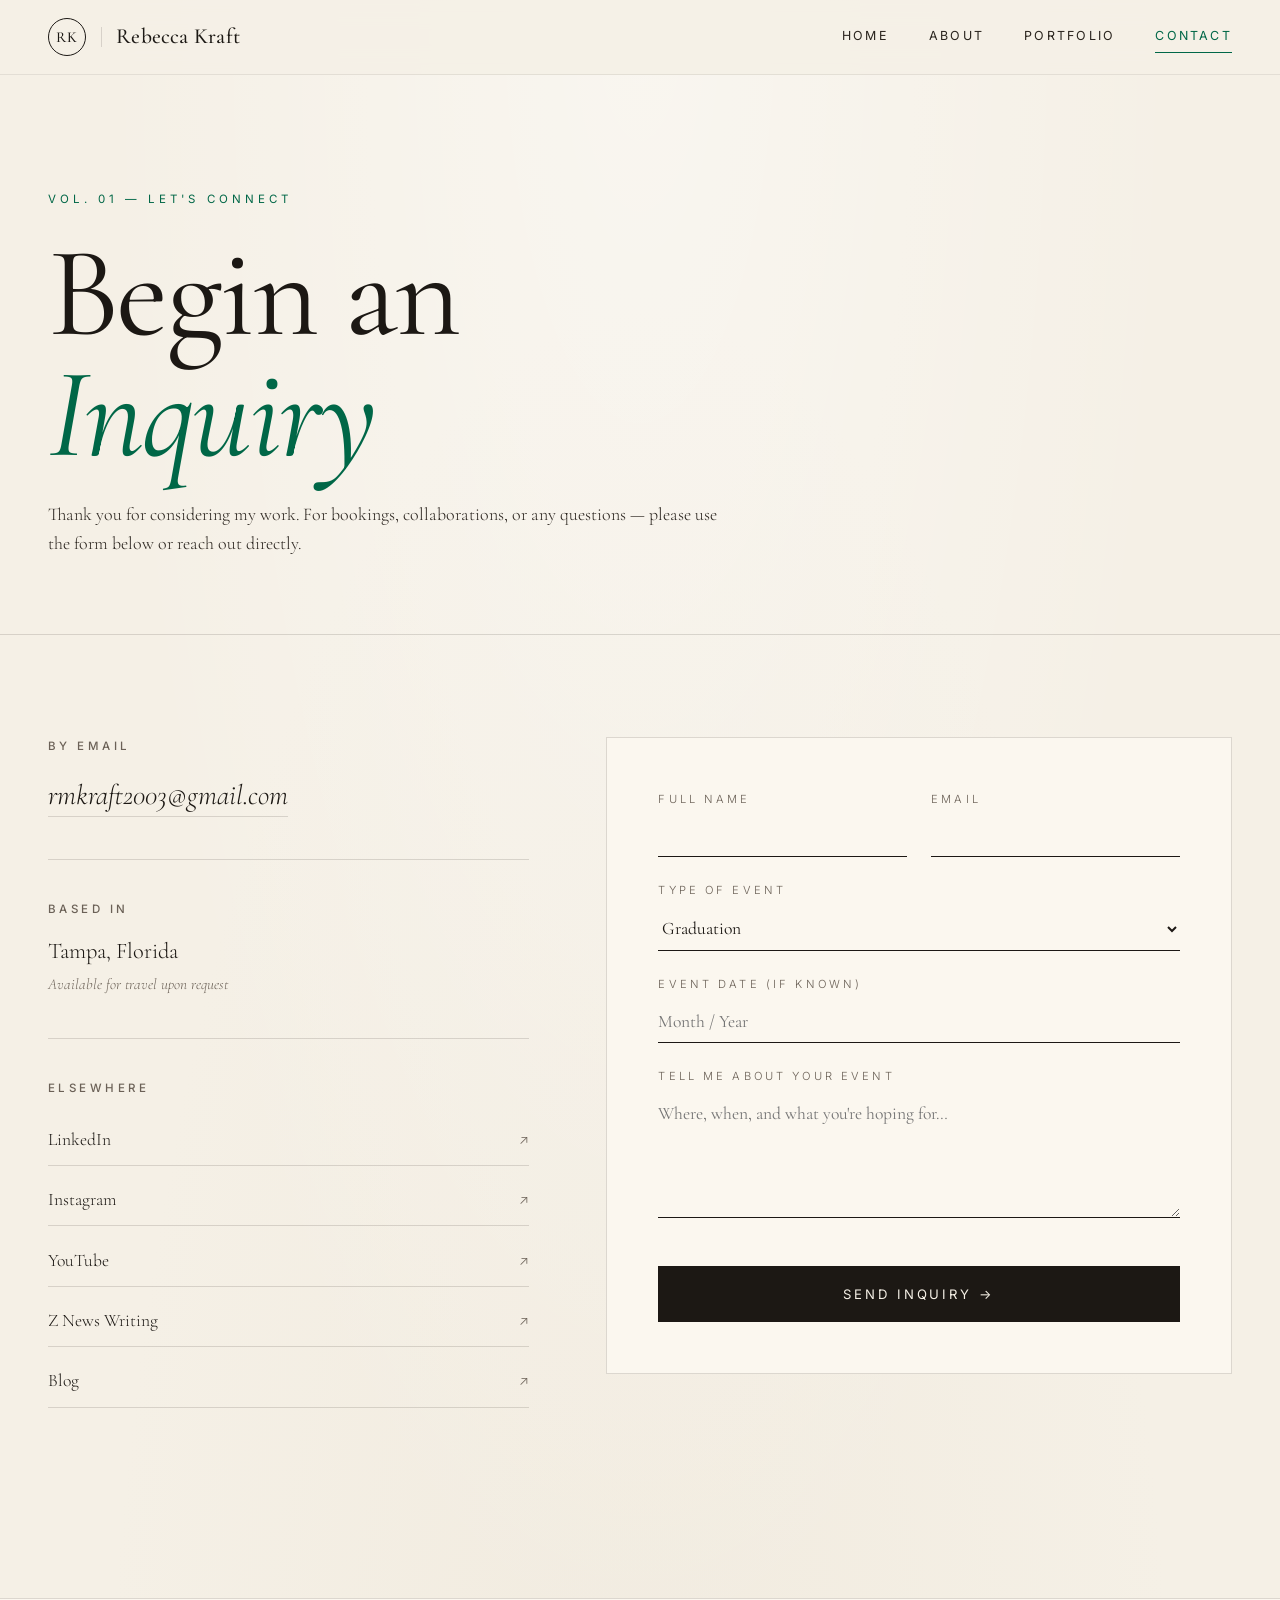
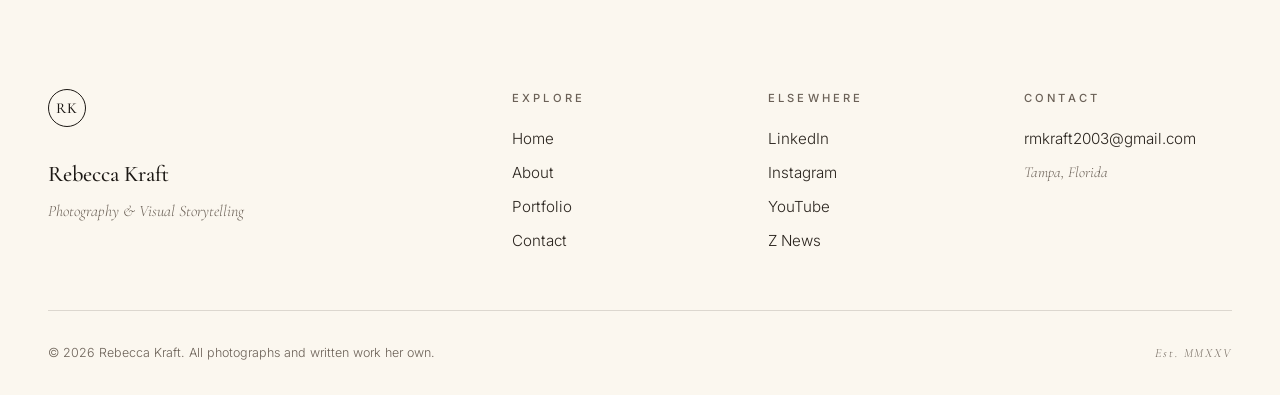
<file: contact.html>
<!DOCTYPE html>
<html lang="en">
<head>
<meta charset="UTF-8" />
<meta name="viewport" content="width=device-width, initial-scale=1.0" />
<title>Contact — Rebecca Kraft</title>
<meta name="description" content="Inquire about graduation, engagement, and event photography with Rebecca Kraft." />
<link rel="preconnect" href="https://fonts.googleapis.com">
<link rel="preconnect" href="https://fonts.gstatic.com" crossorigin>
<link href="https://fonts.googleapis.com/css2?family=Cormorant+Garamond:ital,wght@0,300;0,400;0,500;0,600;1,300;1,400&family=Inter:wght@300;400;500&display=swap" rel="stylesheet">
<link rel="stylesheet" href="styles.css">
</head>
<body class="theme-green">

<header class="nav">
  <div class="nav-inner">
    <a href="index.html" class="nav-logo">
      <span class="logo-mark">RK</span>
      <span class="logo-divider"></span>
      <span class="logo-name">Rebecca Kraft</span>
    </a>
    <nav class="nav-links" aria-label="Primary">
      <a href="index.html">Home</a>
      <a href="about.html">About</a>
      <a href="portfolio.html">Portfolio</a>
      <a href="contact.html" class="active">Contact</a>
    </nav>
    <button class="nav-toggle" aria-label="Menu" aria-expanded="false">
      <span></span><span></span><span></span>
    </button>
  </div>
</header>

<!-- CONTACT HERO -->
<section class="page-hero">
  <div class="container">
    <p class="eyebrow">Vol. 01 — Let's Connect</p>
    <h1 class="page-title">Begin an<br><em>Inquiry</em></h1>
    <p class="page-lede">
      Thank you for considering my work. For bookings, collaborations,
      or any questions — please use the form below or reach out directly.
    </p>
  </div>
</section>

<!-- CONTACT BODY -->
<section class="contact">
  <div class="container">
    <div class="contact-grid">
      <div class="contact-info">
        <div class="info-block">
          <h3>By Email</h3>
          <a href="mailto:rmkraft2003@gmail.com" class="big-link">rmkraft2003@gmail.com</a>
        </div>
        <div class="info-block">
          <h3>Based In</h3>
          <p class="big-text">Tampa, Florida<br><span>Available for travel upon request</span></p>
        </div>
        <div class="info-block">
          <h3>Elsewhere</h3>
          <ul class="social-list">
            <li><a href="http://www.linkedin.com/in/rebecca-kraft-552629254" target="_blank" rel="noopener">LinkedIn <span>↗</span></a></li>
            <li><a href="https://www.instagram.com/rkraft_productions" target="_blank" rel="noopener">Instagram <span>↗</span></a></li>
            <li><a href="https://youtube.com/@rebeccakraft1022" target="_blank" rel="noopener">YouTube <span>↗</span></a></li>
            <li><a href="https://usfznews.com/author/kraft24usf-edu/" target="_blank" rel="noopener">Z News Writing <span>↗</span></a></li>
            <li><a href="https://rmkraft2003.wixsite.com/kmrblogs" target="_blank" rel="noopener">Blog <span>↗</span></a></li>
          </ul>
        </div>
      </div>

      <div class="contact-form-wrap">
        <form class="contact-form" id="contactForm">
          <div class="form-row">
            <label>
              <span>Full Name</span>
              <input type="text" name="name" required>
            </label>
            <label>
              <span>Email</span>
              <input type="email" name="email" required>
            </label>
          </div>
          <label>
            <span>Type of Event</span>
            <select name="type">
              <option>Graduation</option>
              <option>Engagement</option>
              <option>Birthday / Milestone</option>
              <option>Headshots</option>
              <option>Editorial / Other</option>
            </select>
          </label>
          <label>
            <span>Event Date (if known)</span>
            <input type="text" name="date" placeholder="Month / Year">
          </label>
          <label>
            <span>Tell me about your event</span>
            <textarea name="message" rows="5" placeholder="Where, when, and what you're hoping for…"></textarea>
          </label>
          <button type="submit" class="btn btn-primary btn-lg">Send Inquiry →</button>
          <p class="form-note" id="formNote" hidden>Thank you — your inquiry has been noted. I'll be in touch shortly.</p>
        </form>
      </div>
    </div>
  </div>
</section>

<!-- FOOTER -->
<footer class="footer">
  <div class="container">
    <div class="footer-grid">
      <div class="footer-brand">
        <span class="logo-mark">RK</span>
        <p class="footer-name">Rebecca Kraft</p>
        <p class="footer-tag">Photography & Visual Storytelling</p>
      </div>
      <div class="footer-col">
        <h4>Explore</h4>
        <a href="index.html">Home</a>
        <a href="about.html">About</a>
        <a href="portfolio.html">Portfolio</a>
        <a href="contact.html">Contact</a>
      </div>
      <div class="footer-col">
        <h4>Elsewhere</h4>
        <a href="http://www.linkedin.com/in/rebecca-kraft-552629254" target="_blank" rel="noopener">LinkedIn</a>
        <a href="https://www.instagram.com/rkraft_productions" target="_blank" rel="noopener">Instagram</a>
        <a href="https://youtube.com/@rebeccakraft1022" target="_blank" rel="noopener">YouTube</a>
        <a href="https://usfznews.com/author/kraft24usf-edu/" target="_blank" rel="noopener">Z News</a>
      </div>
      <div class="footer-col">
        <h4>Contact</h4>
        <a href="mailto:rmkraft2003@gmail.com">rmkraft2003@gmail.com</a>
        <p class="footer-location">Tampa, Florida</p>
      </div>
    </div>
    <div class="footer-bar">
      <p>© <span id="year"></span> Rebecca Kraft. All photographs and written work her own.</p>
      <p class="footer-credit">Est. MMXXV</p>
    </div>
  </div>
</footer>

<script src="script.js"></script>
</body>
</html>
</file>
<file: styles.css>
/* =========================================================
   REBECCA KRAFT — EDITORIAL PHOTOGRAPHY
   Design system: warm cream, deep ink, aged brass accent
   Type pairing: Cormorant Garamond (display) + Inter (ui)
   ========================================================= */

:root {
  /* Palette — warm, editorial, magazine */
  --cream:        #F5F0E6;
  --cream-soft:   #FBF7EF;
  --cream-deep:   #E8DFCE;
  --ink:          #1C1814;
  --ink-soft:     #2A241E;
  --rust:         #8B3A1E;    /* accent — aged terracotta / book cloth */
  --brass:        #A67C3E;    /* secondary accent */
  --stone:        #6B6157;
  --stone-light:  #958A7D;
  --hairline:     rgba(28, 24, 20, 0.14);
  --hairline-soft:rgba(28, 24, 20, 0.08);

  /* Type */
  --serif:  "Cormorant Garamond", "EB Garamond", Georgia, serif;
  --sans:   "Inter", -apple-system, BlinkMacSystemFont, sans-serif;

  /* Rhythm */
  --max:    1360px;
  --pad:    clamp(1.5rem, 4vw, 3rem);
}

* { box-sizing: border-box; margin: 0; padding: 0; }

html { scroll-behavior: smooth; -webkit-text-size-adjust: 100%; }

body {
  font-family: var(--sans);
  background: var(--cream);
  color: var(--ink);
  font-size: 16px;
  line-height: 1.65;
  font-weight: 300;
  overflow-x: hidden;
  /* Subtle paper texture */
  background-image:
    radial-gradient(ellipse at top, rgba(255,255,255,0.4) 0%, transparent 60%),
    radial-gradient(ellipse at bottom, rgba(232, 223, 206, 0.3) 0%, transparent 60%);
}

img { max-width: 100%; display: block; }
a { color: inherit; text-decoration: none; }

::selection { background: var(--rust); color: var(--cream); }

.container {
  max-width: var(--max);
  margin: 0 auto;
  padding: 0 var(--pad);
}

/* =========================================================
   NAVIGATION
   ========================================================= */
.nav {
  position: sticky;
  top: 0;
  z-index: 100;
  background: rgba(245, 240, 230, 0.92);
  backdrop-filter: blur(12px);
  -webkit-backdrop-filter: blur(12px);
  border-bottom: 1px solid var(--hairline-soft);
}

.nav-inner {
  max-width: var(--max);
  margin: 0 auto;
  padding: 1.1rem var(--pad);
  display: flex;
  align-items: center;
  justify-content: space-between;
  gap: 2rem;
}

.nav-logo {
  display: flex;
  align-items: center;
  gap: 0.9rem;
}

.logo-mark {
  font-family: var(--serif);
  font-size: 1.6rem;
  font-weight: 500;
  letter-spacing: 0.02em;
  color: var(--ink);
  font-style: italic;
  display: inline-block;
  border: 1.5px solid var(--ink);
  width: 2.4rem;
  height: 2.4rem;
  line-height: 2.3rem;
  text-align: center;
  border-radius: 50%;
  font-size: 0.95rem;
  font-style: normal;
  letter-spacing: 0.05em;
}

.logo-divider {
  width: 1px;
  height: 20px;
  background: var(--hairline);
}

.logo-name {
  font-family: var(--serif);
  font-size: 1.35rem;
  font-weight: 500;
  letter-spacing: 0.01em;
}

.nav-links {
  display: flex;
  gap: 2.5rem;
  align-items: center;
}

.nav-links a {
  font-size: 0.78rem;
  font-weight: 400;
  text-transform: uppercase;
  letter-spacing: 0.18em;
  color: var(--ink-soft);
  position: relative;
  padding: 0.4rem 0;
  transition: color 0.3s;
}

.nav-links a::after {
  content: '';
  position: absolute;
  left: 0; right: 0; bottom: 0;
  height: 1px;
  background: var(--rust);
  transform: scaleX(0);
  transform-origin: left;
  transition: transform 0.4s cubic-bezier(.2,.8,.2,1);
}

.nav-links a:hover::after,
.nav-links a.active::after { transform: scaleX(1); }
.nav-links a.active { color: var(--rust); }

.nav-toggle {
  display: none;
  background: none;
  border: none;
  cursor: pointer;
  width: 32px;
  height: 24px;
  flex-direction: column;
  justify-content: space-between;
  padding: 0;
}
.nav-toggle span {
  display: block;
  height: 1.5px;
  background: var(--ink);
  transition: transform 0.3s, opacity 0.3s;
}

/* =========================================================
   HERO — the statement
   ========================================================= */
.hero {
  position: relative;
  padding: clamp(3rem, 6vw, 5rem) 0 0;
  overflow: hidden;
}

.hero-grid {
  max-width: var(--max);
  margin: 0 auto;
  padding: 0 var(--pad);
  display: grid;
  grid-template-columns: 80px 1fr 380px;
  gap: clamp(2rem, 4vw, 4rem);
  align-items: center;
  min-height: 75vh;
}

.hero-meta {
  display: flex;
  flex-direction: column;
  gap: 1rem;
  writing-mode: vertical-rl;
  transform: rotate(180deg);
  font-family: var(--sans);
  font-size: 0.7rem;
  letter-spacing: 0.3em;
  text-transform: uppercase;
  color: var(--stone);
  padding: 2rem 0;
  border-right: 1px solid var(--hairline);
  height: fit-content;
}

.eyebrow {
  font-family: var(--sans);
  font-size: 0.72rem;
  text-transform: uppercase;
  letter-spacing: 0.35em;
  color: var(--rust);
  margin-bottom: 1.5rem;
  font-weight: 400;
}

.hero-title {
  font-family: var(--serif);
  font-weight: 400;
  font-size: clamp(3.5rem, 9vw, 8rem);
  line-height: 0.95;
  letter-spacing: -0.02em;
  color: var(--ink);
  margin-bottom: 2rem;
}

.title-line {
  display: block;
  animation: reveal 1s cubic-bezier(.2,.8,.2,1) both;
}
.title-line:nth-child(2) { animation-delay: 0.15s; }
.title-line:nth-child(3) { animation-delay: 0.3s; padding-left: 1.8em; }
.title-line.italic {
  font-style: italic;
  color: var(--rust);
  padding-left: 0.8em;
}

@keyframes reveal {
  from { opacity: 0; transform: translateY(30px); }
  to   { opacity: 1; transform: translateY(0); }
}

.hero-lede {
  font-family: var(--serif);
  font-size: clamp(1.1rem, 1.4vw, 1.3rem);
  line-height: 1.55;
  color: var(--ink-soft);
  max-width: 32em;
  margin-bottom: 2.5rem;
  font-weight: 400;
  animation: reveal 1s 0.45s cubic-bezier(.2,.8,.2,1) both;
}

.hero-cta {
  display: flex;
  gap: 1rem;
  flex-wrap: wrap;
  animation: reveal 1s 0.6s cubic-bezier(.2,.8,.2,1) both;
}

.hero-image {
  animation: reveal 1.2s 0.3s cubic-bezier(.2,.8,.2,1) both;
}

.image-frame {
  position: relative;
  overflow: hidden;
  background: var(--cream-deep);
}

.image-frame img {
  width: 100%;
  height: auto;
  aspect-ratio: 3/4;
  object-fit: cover;
  filter: saturate(0.92) contrast(1.02);
  transition: transform 1.2s cubic-bezier(.2,.8,.2,1);
}

.image-frame:hover img { transform: scale(1.03); }

.image-caption {
  position: absolute;
  bottom: 1rem;
  left: 1rem;
  background: rgba(245, 240, 230, 0.92);
  padding: 0.4rem 0.8rem;
  font-size: 0.68rem;
  text-transform: uppercase;
  letter-spacing: 0.25em;
  color: var(--ink);
  font-weight: 400;
}

/* Marquee ticker */
.hero-ticker {
  margin-top: 4rem;
  border-top: 1px solid var(--hairline);
  border-bottom: 1px solid var(--hairline);
  overflow: hidden;
  padding: 1.2rem 0;
}

.ticker-track {
  display: flex;
  gap: 2.5rem;
  animation: marquee 40s linear infinite;
  white-space: nowrap;
  font-family: var(--serif);
  font-style: italic;
  font-size: 1.4rem;
  color: var(--ink-soft);
}

.ticker-track span { flex-shrink: 0; }

@keyframes marquee {
  from { transform: translateX(0); }
  to   { transform: translateX(-50%); }
}

/* =========================================================
   BUTTONS
   ========================================================= */
.btn {
  display: inline-block;
  font-family: var(--sans);
  font-size: 0.78rem;
  text-transform: uppercase;
  letter-spacing: 0.22em;
  padding: 1rem 1.8rem;
  cursor: pointer;
  border: 1px solid transparent;
  transition: all 0.3s cubic-bezier(.2,.8,.2,1);
  font-weight: 400;
}

.btn-primary {
  background: var(--ink);
  color: var(--cream);
  border-color: var(--ink);
}
.btn-primary:hover {
  background: var(--rust);
  border-color: var(--rust);
  transform: translateY(-2px);
}

.btn-ghost {
  background: transparent;
  color: var(--ink);
  border-color: var(--ink);
}
.btn-ghost:hover {
  background: var(--ink);
  color: var(--cream);
}

.btn-lg { padding: 1.2rem 2.2rem; font-size: 0.82rem; }

/* =========================================================
   PHILOSOPHY
   ========================================================= */
.philosophy {
  padding: clamp(5rem, 10vw, 9rem) 0;
  border-top: 1px solid var(--hairline);
  border-bottom: 1px solid var(--hairline);
  margin-top: 5rem;
  background: var(--cream-soft);
}

.philo-grid {
  display: grid;
  grid-template-columns: 220px 1fr;
  gap: clamp(2rem, 5vw, 6rem);
  align-items: start;
}

.philo-label {
  display: flex;
  flex-direction: column;
  gap: 0.5rem;
  position: sticky;
  top: 100px;
}

.section-number {
  font-family: var(--serif);
  font-size: 3rem;
  font-style: italic;
  color: var(--rust);
  font-weight: 400;
  line-height: 1;
}

.section-label {
  font-family: var(--sans);
  font-size: 0.72rem;
  text-transform: uppercase;
  letter-spacing: 0.3em;
  color: var(--stone);
}

.philo-body p {
  font-family: var(--serif);
  font-size: clamp(1.4rem, 2.2vw, 2rem);
  line-height: 1.45;
  color: var(--ink);
  font-weight: 400;
  max-width: 22em;
}

.dropcap .drop {
  font-family: var(--serif);
  font-size: 4.5em;
  float: left;
  line-height: 0.85;
  padding: 0.05em 0.12em 0 0;
  color: var(--rust);
  font-weight: 500;
  font-style: italic;
}

.sig {
  margin-top: 2rem !important;
  font-size: 1rem !important;
  color: var(--stone) !important;
  font-style: italic;
}

/* =========================================================
   SECTION HEADS
   ========================================================= */
.section-head {
  display: flex;
  align-items: baseline;
  gap: 2rem;
  margin-bottom: clamp(2.5rem, 5vw, 4rem);
  flex-wrap: wrap;
  border-bottom: 1px solid var(--hairline);
  padding-bottom: 1.5rem;
}

.section-head .section-number {
  font-size: 1.2rem;
  font-style: italic;
  color: var(--rust);
}

.section-title {
  font-family: var(--serif);
  font-weight: 400;
  font-size: clamp(2.2rem, 4.5vw, 3.6rem);
  line-height: 1;
  letter-spacing: -0.01em;
  flex: 1;
}

.section-link {
  font-size: 0.78rem;
  text-transform: uppercase;
  letter-spacing: 0.22em;
  color: var(--ink-soft);
  border-bottom: 1px solid var(--hairline);
  padding-bottom: 2px;
  transition: color 0.3s, border-color 0.3s;
}
.section-link:hover { color: var(--rust); border-color: var(--rust); }

.section-sub {
  font-family: var(--serif);
  font-style: italic;
  font-size: 1.2rem;
  color: var(--stone);
  width: 100%;
  margin-top: 0.5rem;
}

/* =========================================================
   SERVICES
   ========================================================= */
.services {
  padding: clamp(5rem, 10vw, 9rem) 0;
}

.services-grid {
  display: grid;
  grid-template-columns: repeat(auto-fit, minmax(240px, 1fr));
  gap: 0;
  border-top: 1px solid var(--hairline);
  border-left: 1px solid var(--hairline);
}

.service {
  padding: 2.5rem 2rem;
  border-right: 1px solid var(--hairline);
  border-bottom: 1px solid var(--hairline);
  background: var(--cream);
  transition: background 0.4s;
  position: relative;
  min-height: 280px;
  display: flex;
  flex-direction: column;
}

.service:hover {
  background: var(--cream-soft);
}

.service-num {
  font-family: var(--serif);
  font-style: italic;
  color: var(--rust);
  font-size: 1.4rem;
  margin-bottom: 2rem;
  font-weight: 500;
}

.service h3 {
  font-family: var(--serif);
  font-weight: 400;
  font-size: 1.8rem;
  line-height: 1.1;
  margin-bottom: 1rem;
  color: var(--ink);
}

.service h3 em {
  color: var(--stone);
  font-style: italic;
  font-size: 0.85em;
  font-weight: 300;
}

.service p {
  color: var(--ink-soft);
  font-size: 0.95rem;
  line-height: 1.65;
  margin-top: auto;
}

/* =========================================================
   FEATURED / EDITORIAL GALLERY
   ========================================================= */
.featured {
  padding: clamp(4rem, 8vw, 7rem) 0;
  background: var(--cream-soft);
  border-top: 1px solid var(--hairline);
  border-bottom: 1px solid var(--hairline);
}

.gallery-editorial {
  display: grid;
  grid-template-columns: repeat(12, 1fr);
  grid-auto-rows: 140px;
  gap: 1.2rem;
}

.g-item {
  overflow: hidden;
  position: relative;
  background: var(--cream-deep);
}

.g-item img {
  width: 100%;
  height: 100%;
  object-fit: cover;
  filter: saturate(0.9) contrast(1.02);
  transition: transform 1s cubic-bezier(.2,.8,.2,1), filter 0.5s;
}

.g-item:hover img {
  transform: scale(1.05);
  filter: saturate(1) contrast(1.05);
}

.g-item figcaption {
  position: absolute;
  bottom: 0;
  left: 0;
  right: 0;
  padding: 1.2rem;
  background: linear-gradient(to top, rgba(28,24,20,0.85) 0%, transparent 100%);
  color: var(--cream);
  font-family: var(--serif);
  font-style: italic;
  font-size: 1.05rem;
  opacity: 0;
  transform: translateY(10px);
  transition: opacity 0.4s, transform 0.4s;
}

.g-item figcaption span {
  display: block;
  font-size: 0.7rem;
  font-family: var(--sans);
  font-style: normal;
  letter-spacing: 0.2em;
  text-transform: uppercase;
  margin-top: 0.3rem;
  opacity: 0.8;
}

.g-item:hover figcaption {
  opacity: 1;
  transform: translateY(0);
}

/* Editorial grid placements — creates magazine rhythm */
.g-1 { grid-column: span 5; grid-row: span 3; }
.g-2 { grid-column: span 4; grid-row: span 4; }
.g-3 { grid-column: span 3; grid-row: span 3; }
.g-4 { grid-column: span 3; grid-row: span 3; }
.g-5 { grid-column: span 5; grid-row: span 3; }
.g-6 { grid-column: span 4; grid-row: span 3; }

/* =========================================================
   PULL QUOTE
   ========================================================= */
.pullquote {
  padding: clamp(5rem, 10vw, 9rem) 0;
  text-align: center;
}

.pullquote blockquote {
  max-width: 900px;
  margin: 0 auto;
}

.pullquote p {
  font-family: var(--serif);
  font-style: italic;
  font-size: clamp(1.8rem, 4vw, 3.4rem);
  line-height: 1.25;
  color: var(--ink);
  font-weight: 400;
}

.pullquote p em {
  color: var(--rust);
}

.pullquote cite {
  display: block;
  margin-top: 2rem;
  font-family: var(--sans);
  font-style: normal;
  font-size: 0.75rem;
  text-transform: uppercase;
  letter-spacing: 0.3em;
  color: var(--stone);
}

/* =========================================================
   CTA BAND
   ========================================================= */
.cta-band {
  background: var(--ink);
  color: var(--cream);
  padding: clamp(4rem, 8vw, 7rem) 0;
  position: relative;
  overflow: hidden;
}

.cta-band::before {
  content: '';
  position: absolute;
  inset: 0;
  background:
    radial-gradient(ellipse at top left, rgba(139, 58, 30, 0.2) 0%, transparent 50%),
    radial-gradient(ellipse at bottom right, rgba(166, 124, 62, 0.15) 0%, transparent 50%);
  pointer-events: none;
}

.cta-inner {
  display: flex;
  justify-content: space-between;
  align-items: center;
  gap: 3rem;
  flex-wrap: wrap;
  position: relative;
}

.cta-band .eyebrow { color: var(--brass); }

.cta-band h2 {
  font-family: var(--serif);
  font-weight: 400;
  font-size: clamp(2rem, 4vw, 3.2rem);
  line-height: 1.15;
  letter-spacing: -0.01em;
}

.cta-band .btn-primary {
  background: var(--cream);
  color: var(--ink);
  border-color: var(--cream);
}
.cta-band .btn-primary:hover {
  background: var(--rust);
  color: var(--cream);
  border-color: var(--rust);
}

/* =========================================================
   FOOTER
   ========================================================= */
.footer {
  background: var(--cream-soft);
  padding: clamp(4rem, 7vw, 6rem) 0 2rem;
  border-top: 1px solid var(--hairline);
}

.footer-grid {
  display: grid;
  grid-template-columns: 2fr 1fr 1fr 1fr;
  gap: 3rem;
  padding-bottom: 3rem;
  border-bottom: 1px solid var(--hairline);
}

.footer-brand .logo-mark {
  margin-bottom: 1rem;
}

.footer-name {
  font-family: var(--serif);
  font-size: 1.4rem;
  font-weight: 500;
  margin-top: 0.8rem;
}

.footer-tag {
  font-family: var(--serif);
  font-style: italic;
  color: var(--stone);
  font-size: 1rem;
  margin-top: 0.3rem;
}

.footer-col h4 {
  font-family: var(--sans);
  font-size: 0.7rem;
  text-transform: uppercase;
  letter-spacing: 0.28em;
  color: var(--stone);
  margin-bottom: 1.2rem;
  font-weight: 500;
}

.footer-col a, .footer-col p {
  display: block;
  color: var(--ink-soft);
  font-size: 0.95rem;
  margin-bottom: 0.55rem;
  transition: color 0.3s;
}

.footer-col a:hover { color: var(--rust); }

.footer-location {
  color: var(--stone) !important;
  font-style: italic;
  font-family: var(--serif);
}

.footer-bar {
  display: flex;
  justify-content: space-between;
  align-items: center;
  padding-top: 2rem;
  font-size: 0.78rem;
  color: var(--stone);
  flex-wrap: wrap;
  gap: 1rem;
}

.footer-credit {
  font-family: var(--serif);
  font-style: italic;
  letter-spacing: 0.15em;
}

/* =========================================================
   PAGE HERO (About / Portfolio / Contact)
   ========================================================= */
.page-hero {
  padding: clamp(4rem, 9vw, 8rem) 0 clamp(3rem, 6vw, 5rem);
  border-bottom: 1px solid var(--hairline);
}

.page-title {
  font-family: var(--serif);
  font-weight: 400;
  font-size: clamp(3.5rem, 10vw, 8rem);
  line-height: 0.95;
  letter-spacing: -0.02em;
  color: var(--ink);
  margin-bottom: 1.5rem;
  animation: reveal 1s cubic-bezier(.2,.8,.2,1) both;
}

.page-title em {
  font-style: italic;
  color: var(--rust);
}

.page-lede {
  font-family: var(--serif);
  font-size: clamp(1.1rem, 1.4vw, 1.3rem);
  color: var(--ink-soft);
  max-width: 38em;
  line-height: 1.6;
  animation: reveal 1s 0.2s cubic-bezier(.2,.8,.2,1) both;
}

/* =========================================================
   ABOUT PAGE
   ========================================================= */
.about {
  padding: clamp(4rem, 8vw, 7rem) 0;
}

.about-grid {
  display: grid;
  grid-template-columns: 380px 1fr;
  gap: clamp(2.5rem, 6vw, 6rem);
  align-items: start;
}

.about-portrait {
  position: sticky;
  top: 100px;
}

.about-facts {
  margin-top: 2rem;
  border-top: 1px solid var(--hairline);
}

.about-facts > div {
  display: flex;
  justify-content: space-between;
  align-items: baseline;
  padding: 0.9rem 0;
  border-bottom: 1px solid var(--hairline);
}

.about-facts dt {
  font-family: var(--sans);
  font-size: 0.7rem;
  text-transform: uppercase;
  letter-spacing: 0.28em;
  color: var(--stone);
}

.about-facts dd {
  font-family: var(--serif);
  font-style: italic;
  font-size: 1rem;
  color: var(--ink);
}

.about-body .lede {
  font-family: var(--serif);
  font-size: clamp(1.3rem, 2vw, 1.75rem);
  line-height: 1.45;
  color: var(--ink);
  margin-bottom: 3rem;
  font-weight: 400;
}

.about-section {
  margin-bottom: 2.5rem;
  padding-top: 2.5rem;
  border-top: 1px solid var(--hairline);
}

.about-section h2 {
  font-family: var(--serif);
  font-weight: 400;
  font-style: italic;
  font-size: 1.7rem;
  margin-bottom: 1.2rem;
  color: var(--rust);
}

.about-section p {
  margin-bottom: 1.2rem;
  color: var(--ink-soft);
  font-size: 1.02rem;
  line-height: 1.75;
  max-width: 38em;
}

.about-cta {
  display: flex;
  gap: 1rem;
  flex-wrap: wrap;
  margin-top: 3rem;
  padding-top: 2.5rem;
  border-top: 1px solid var(--hairline);
}

/* =========================================================
   PORTFOLIO PAGE
   ========================================================= */
.filter-bar {
  padding: 1.5rem 0;
  border-bottom: 1px solid var(--hairline);
  position: sticky;
  top: 72px;
  z-index: 50;
  background: rgba(245, 240, 230, 0.92);
  backdrop-filter: blur(12px);
}

.filter-inner {
  display: flex;
  gap: 0.5rem;
  flex-wrap: wrap;
}

.filter-btn {
  background: none;
  border: 1px solid var(--hairline);
  padding: 0.6rem 1.2rem;
  font-family: var(--sans);
  font-size: 0.72rem;
  text-transform: uppercase;
  letter-spacing: 0.22em;
  color: var(--ink-soft);
  cursor: pointer;
  transition: all 0.3s;
  font-weight: 400;
}

.filter-btn:hover {
  border-color: var(--ink);
  color: var(--ink);
}

.filter-btn.active {
  background: var(--ink);
  color: var(--cream);
  border-color: var(--ink);
}

.feature-doc {
  padding: clamp(3rem, 6vw, 5rem) 0;
  background: var(--cream-soft);
  border-bottom: 1px solid var(--hairline);
}

.doc-grid {
  display: grid;
  grid-template-columns: 220px 1fr;
  gap: 3rem;
  align-items: center;
}

.doc-label {
  display: flex;
  flex-direction: column;
  gap: 0.5rem;
}

.doc-body h2 {
  font-family: var(--serif);
  font-size: clamp(2rem, 3.5vw, 2.8rem);
  font-weight: 400;
  margin-bottom: 1rem;
}

.doc-body p {
  font-family: var(--serif);
  font-style: italic;
  color: var(--ink-soft);
  font-size: 1.15rem;
  margin-bottom: 1.5rem;
  max-width: 40em;
}

.portfolio-section {
  padding: clamp(4rem, 8vw, 7rem) 0;
}

.section-alt { background: var(--cream-soft); border-top: 1px solid var(--hairline); }

.masonry {
  columns: 3;
  column-gap: 1.2rem;
}

.film-grid { columns: 3; }

.masonry .m-item {
  break-inside: avoid;
  margin-bottom: 1.2rem;
  position: relative;
  overflow: hidden;
  background: var(--cream-deep);
}

.masonry .m-item img {
  width: 100%;
  height: auto;
  filter: saturate(0.9) contrast(1.02);
  transition: transform 1s cubic-bezier(.2,.8,.2,1), filter 0.5s;
}

.masonry .m-item:hover img {
  transform: scale(1.03);
  filter: saturate(1) contrast(1.05);
}

.masonry .m-item figcaption {
  position: absolute;
  bottom: 0; left: 0; right: 0;
  padding: 1.5rem;
  background: linear-gradient(to top, rgba(28,24,20,0.88) 0%, transparent 100%);
  color: var(--cream);
  opacity: 0;
  transform: translateY(10px);
  transition: opacity 0.4s, transform 0.4s;
}

.masonry .m-item:hover figcaption {
  opacity: 1;
  transform: translateY(0);
}

.masonry .m-item figcaption strong {
  font-family: var(--serif);
  font-style: italic;
  font-weight: 500;
  font-size: 1.15rem;
  display: block;
}

.masonry .m-item figcaption span {
  display: block;
  font-size: 0.7rem;
  letter-spacing: 0.2em;
  text-transform: uppercase;
  margin-top: 0.3rem;
  opacity: 0.85;
}

.m-item.hidden { display: none; }

/* =========================================================
   CONTACT PAGE
   ========================================================= */
.contact { padding: clamp(4rem, 8vw, 7rem) 0; }

.contact-grid {
  display: grid;
  grid-template-columns: 1fr 1.3fr;
  gap: clamp(2.5rem, 6vw, 6rem);
}

.info-block {
  margin-bottom: 2.5rem;
  padding-bottom: 2.5rem;
  border-bottom: 1px solid var(--hairline);
}
.info-block:last-child { border-bottom: none; }

.info-block h3 {
  font-family: var(--sans);
  font-size: 0.72rem;
  text-transform: uppercase;
  letter-spacing: 0.3em;
  color: var(--stone);
  margin-bottom: 1rem;
  font-weight: 500;
}

.big-link {
  font-family: var(--serif);
  font-size: clamp(1.3rem, 2.2vw, 1.8rem);
  color: var(--ink);
  font-style: italic;
  border-bottom: 1px solid var(--hairline);
  padding-bottom: 0.2rem;
  transition: color 0.3s, border-color 0.3s;
}
.big-link:hover { color: var(--rust); border-color: var(--rust); }

.big-text {
  font-family: var(--serif);
  font-size: 1.4rem;
  line-height: 1.4;
}
.big-text span {
  font-size: 0.95rem;
  color: var(--stone);
  font-style: italic;
}

.social-list { list-style: none; }
.social-list li { margin-bottom: 0.5rem; }
.social-list a {
  display: flex;
  justify-content: space-between;
  align-items: center;
  padding: 0.7rem 0;
  border-bottom: 1px solid var(--hairline);
  font-family: var(--serif);
  font-size: 1.1rem;
  color: var(--ink);
  transition: color 0.3s, padding 0.3s;
}
.social-list a:hover {
  color: var(--rust);
  padding-left: 0.5rem;
}

.social-list a span {
  font-family: var(--sans);
  font-size: 0.8rem;
  color: var(--stone);
}

.contact-form {
  background: var(--cream-soft);
  padding: clamp(2rem, 4vw, 3.5rem);
  border: 1px solid var(--hairline);
}

.contact-form label {
  display: block;
  margin-bottom: 1.5rem;
}

.contact-form label span {
  display: block;
  font-family: var(--sans);
  font-size: 0.7rem;
  text-transform: uppercase;
  letter-spacing: 0.28em;
  color: var(--stone);
  margin-bottom: 0.5rem;
}

.contact-form input,
.contact-form select,
.contact-form textarea {
  width: 100%;
  background: transparent;
  border: none;
  border-bottom: 1px solid var(--ink);
  padding: 0.6rem 0;
  font-family: var(--serif);
  font-size: 1.1rem;
  color: var(--ink);
  outline: none;
  transition: border-color 0.3s;
  border-radius: 0;
}

.contact-form input:focus,
.contact-form select:focus,
.contact-form textarea:focus {
  border-color: var(--rust);
}

.contact-form textarea { resize: vertical; font-family: var(--serif); }

.form-row {
  display: grid;
  grid-template-columns: 1fr 1fr;
  gap: 1.5rem;
}

.contact-form button {
  margin-top: 1rem;
  width: 100%;
}

.form-note {
  margin-top: 1.5rem;
  font-family: var(--serif);
  font-style: italic;
  color: var(--rust);
  text-align: center;
}

/* =========================================================
   RESPONSIVE
   ========================================================= */
@media (max-width: 1024px) {
  .hero-grid { grid-template-columns: 1fr 340px; }
  .hero-meta { display: none; }
  .about-grid { grid-template-columns: 300px 1fr; }
  .contact-grid { grid-template-columns: 1fr; }
  .footer-grid { grid-template-columns: 1fr 1fr; gap: 2.5rem; }
  .gallery-editorial { grid-auto-rows: 120px; }
  .masonry { columns: 2; }
}

@media (max-width: 720px) {
  .nav-links {
    position: fixed;
    top: 65px;
    left: 0; right: 0;
    background: var(--cream);
    flex-direction: column;
    padding: 2rem;
    gap: 1.5rem;
    border-bottom: 1px solid var(--hairline);
    transform: translateY(-120%);
    transition: transform 0.4s cubic-bezier(.2,.8,.2,1);
  }
  .nav-links.open { transform: translateY(0); }
  .nav-toggle { display: flex; }

  .hero-grid {
    grid-template-columns: 1fr;
    gap: 2.5rem;
    min-height: auto;
  }
  .hero-image { order: -1; }
  .hero-image .image-frame { max-width: 100%; }
  .image-frame img { aspect-ratio: 4/5; }

  .title-line:nth-child(3) { padding-left: 0; }
  .title-line.italic { padding-left: 0; }

  .philo-grid { grid-template-columns: 1fr; gap: 2rem; }
  .philo-label { position: static; flex-direction: row; align-items: baseline; }
  .section-number { font-size: 2rem; }

  .about-grid { grid-template-columns: 1fr; }
  .about-portrait { position: static; max-width: 400px; }

  .gallery-editorial {
    grid-template-columns: repeat(6, 1fr);
    grid-auto-rows: 100px;
  }
  .g-1 { grid-column: span 6; grid-row: span 3; }
  .g-2 { grid-column: span 3; grid-row: span 3; }
  .g-3 { grid-column: span 3; grid-row: span 3; }
  .g-4 { grid-column: span 3; grid-row: span 3; }
  .g-5 { grid-column: span 6; grid-row: span 3; }
  .g-6 { grid-column: span 6; grid-row: span 3; }

  .masonry, .film-grid { columns: 1; }

  .footer-grid { grid-template-columns: 1fr 1fr; }
  .footer-brand { grid-column: 1 / -1; }

  .form-row { grid-template-columns: 1fr; }

  .cta-inner { flex-direction: column; align-items: flex-start; }

  .doc-grid { grid-template-columns: 1fr; gap: 1.5rem; }
}

/* =========================================================
   THEME — USF Green accent
   ========================================================= */
.theme-green {
  --rust:  #006747;  /* USF Green — accent principal (links, números, itálicos) */
  --brass: #CFC493;  /* USF Gold — accent secundário (eyebrow no CTA) */
}

/* opcional: um verde mais escuro para hover, dá mais profundidade */
.theme-green .btn-primary:hover,
.theme-green .nav-links a:hover::after {
  background-color: #005432; /* Evergreen — tom mais escuro, só para hover */
}
</file>
